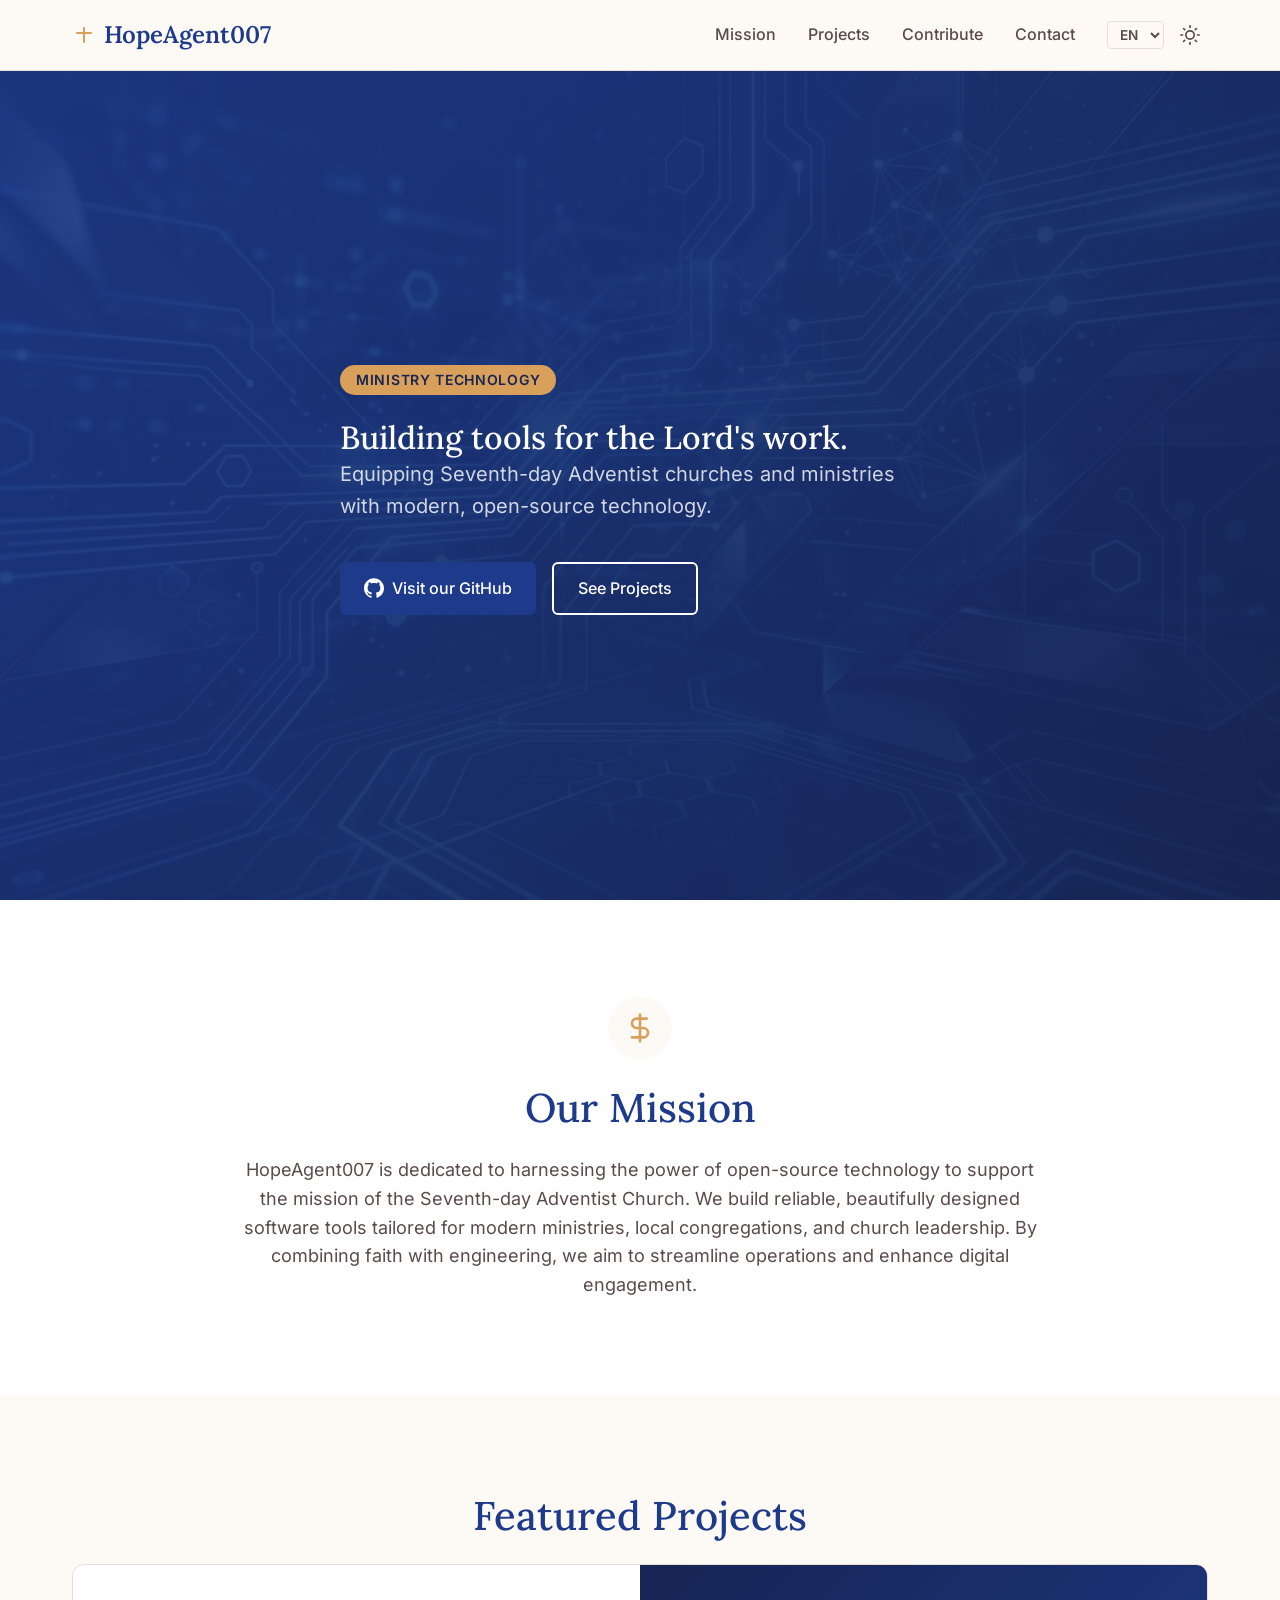
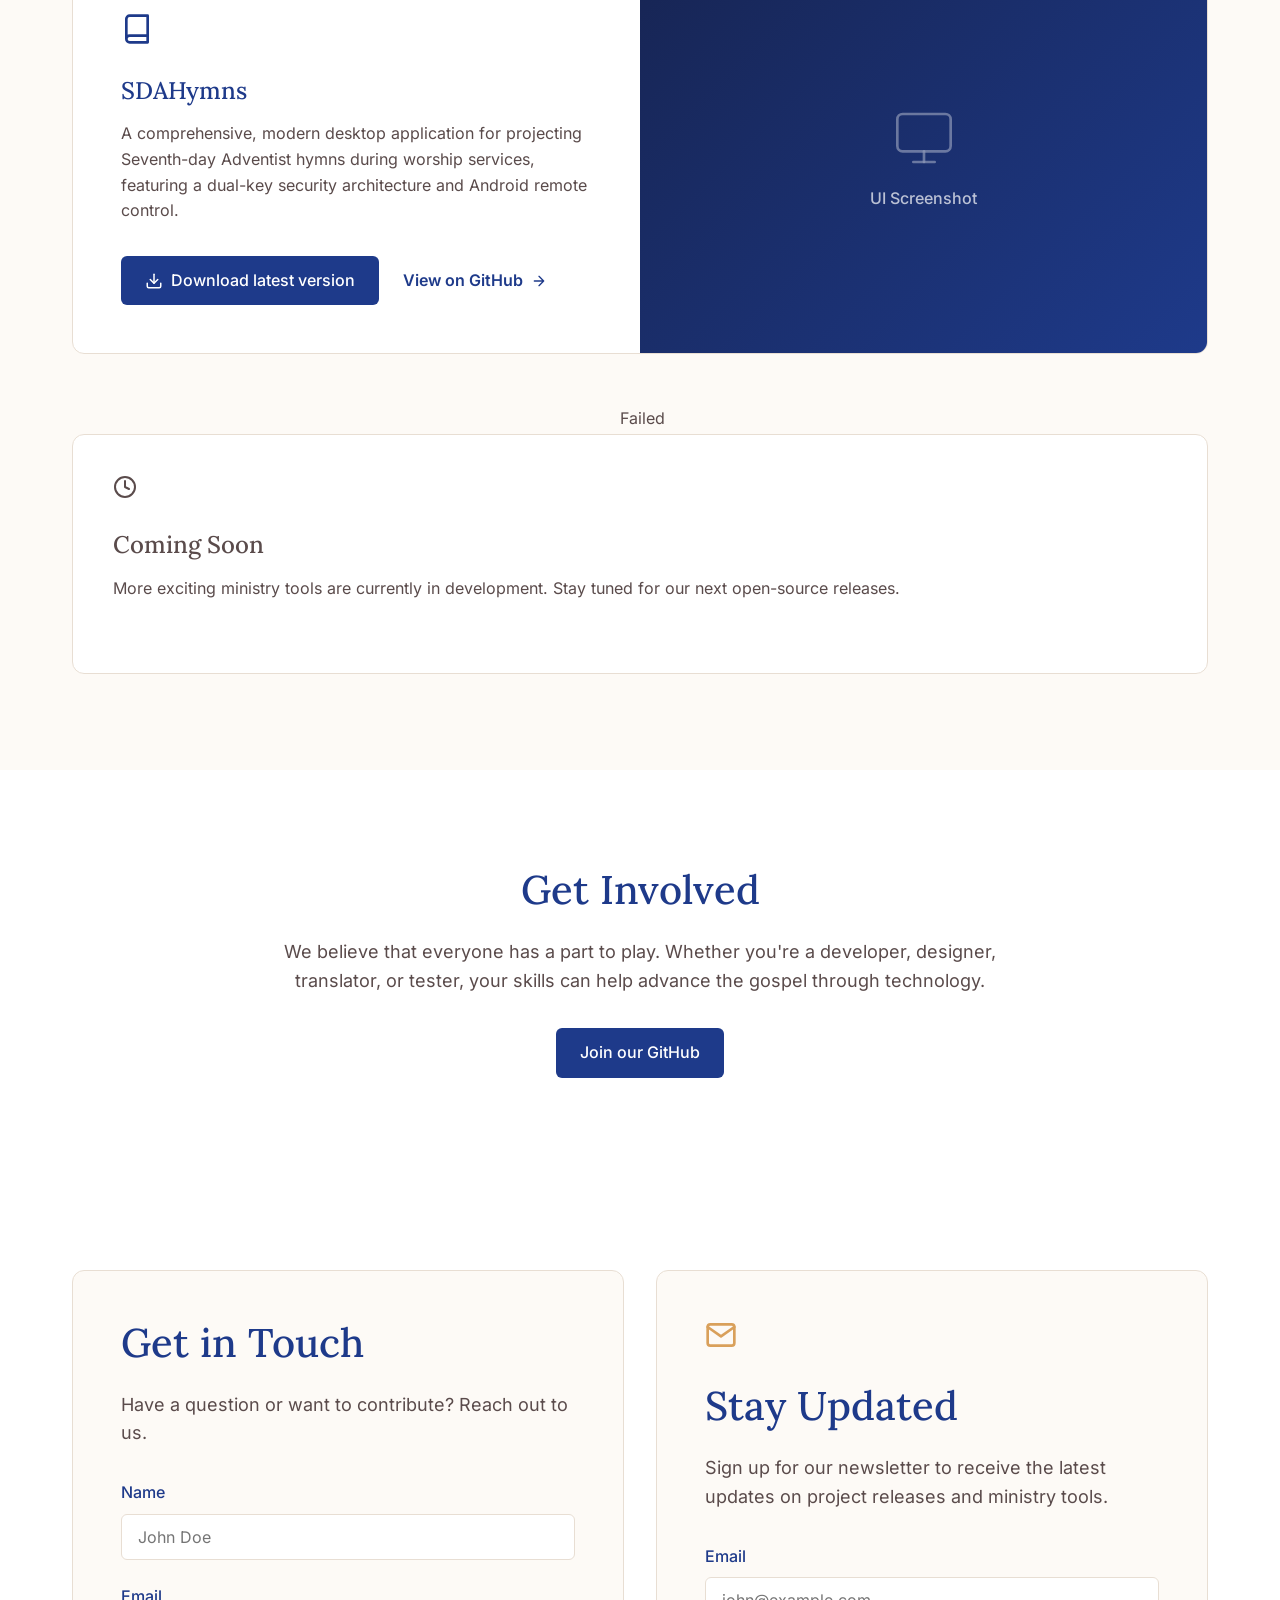
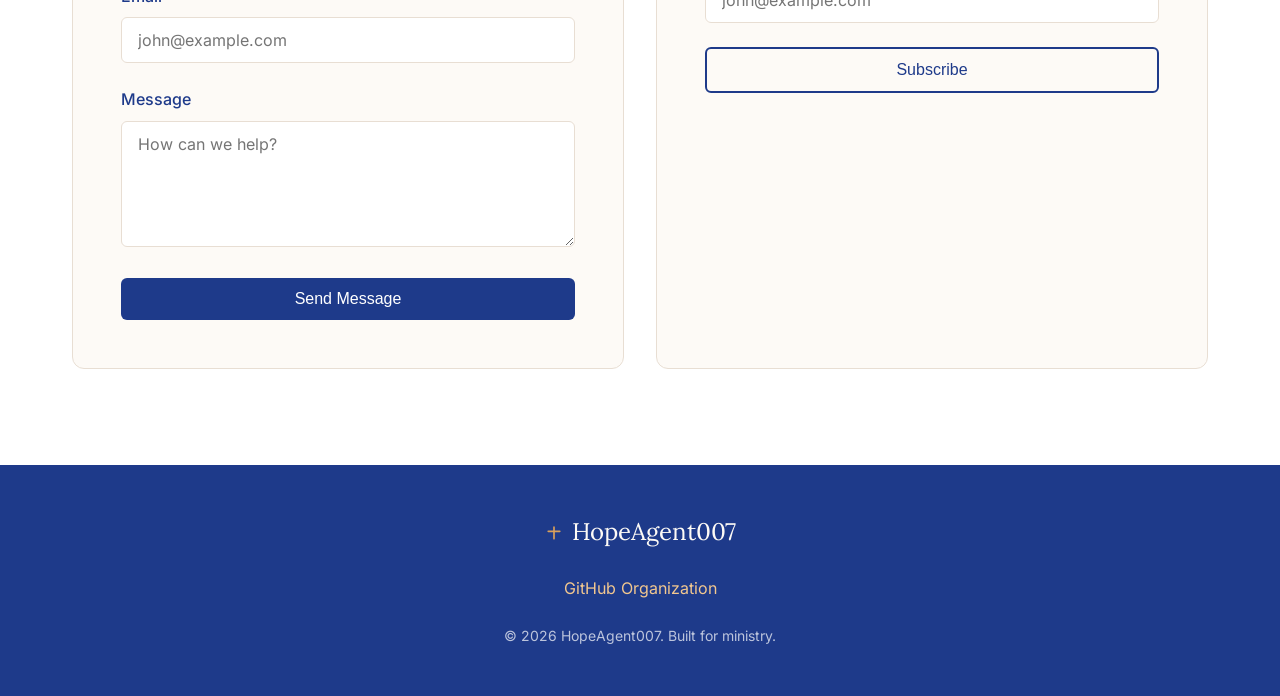
<file: index.html>
<!DOCTYPE html>
<html lang="en">
<head>
    <meta charset="UTF-8">
    <meta name="viewport" content="width=device-width, initial-scale=1.0">
    <title data-i18n="page_title">HopeAgent007 | Building Tools for the Lord's Work</title>
    <meta name="description" content="HopeAgent007 is a GitHub organization dedicated to building technology tools for Seventh-day Adventist (SDA) church and ministry use.">
    <!-- Clean SVG Favicon -->
    <link rel="icon" href="data:image/svg+xml,<svg xmlns=%22http://www.w3.org/2000/svg%22 viewBox=%220 0 24 24%22 fill=%22none%22 stroke=%22%231e3a8a%22 stroke-width=%222%22 stroke-linecap=%22round%22 stroke-linejoin=%22round%22><path d=%22M12 5v14M5 10h14%22/></svg>">
    
    <link rel="preload" href="fonts/inter-latin-wght-normal.woff2" as="font" type="font/woff2" crossorigin>
    <link rel="preload" href="fonts/lora-latin-wght-normal.woff2" as="font" type="font/woff2" crossorigin>
    <link rel="stylesheet" href="style.css">
    <link rel="preload" as="image" href="hero-bg.webp">

    <!-- Link previews (WhatsApp, Facebook, etc.) -->
    <meta property="og:type" content="website">
    <meta property="og:title" content="HopeAgent007 | Building Tools for the Lord's Work">
    <meta property="og:description" content="Equipping Seventh-day Adventist churches and ministries with modern, open-source technology.">
    <meta name="twitter:card" content="summary">

    <!-- Apply saved or system theme before first paint to avoid a light flash -->
    <script>
        (function () {
            var theme = null;
            try { theme = localStorage.getItem('site_theme'); } catch (e) {}
            if (!theme && window.matchMedia && window.matchMedia('(prefers-color-scheme: dark)').matches) theme = 'dark';
            if (theme === 'dark') document.documentElement.setAttribute('data-theme', 'dark');
        })();
    </script>
</head>
<body>
    <nav class="navbar fade-in">
        <div class="container nav-container">
            <a href="#" class="logo">
                <svg width="24" height="24" viewBox="0 0 24 24" fill="none" stroke="currentColor" stroke-width="2" stroke-linecap="round" stroke-linejoin="round" class="logo-icon"><path d="M12 5v14M5 10h14"/></svg>
                HopeAgent007
            </a>
            
            <div class="nav-controls-wrapper">
                <ul class="nav-links" id="nav-links">
                    <li><a href="#about" data-i18n="nav_mission">Mission</a></li>
                    <li><a href="#projects" data-i18n="nav_projects">Projects</a></li>
                    <li><a href="#contribute" data-i18n="nav_contribute">Contribute</a></li>
                    <li><a href="#contact" data-i18n="nav_contact">Contact</a></li>
                </ul>
                
                <div class="nav-actions">
                    <select id="lang-select" class="lang-dropdown" aria-label="Select Language">
                        <option value="en">EN</option>
                        <option value="es">ES</option>
                        <option value="ro">RO</option>
                        <option value="pt">PT</option>
                        <option value="fr">FR</option>
                    </select>
                    <button id="theme-toggle" class="icon-btn" aria-label="Toggle Theme" title="Toggle Dark Mode">
                        <svg class="sun-icon" width="20" height="20" viewBox="0 0 24 24" fill="none" stroke="currentColor" stroke-width="2" stroke-linecap="round" stroke-linejoin="round"><circle cx="12" cy="12" r="5"/><line x1="12" y1="1" x2="12" y2="3"/><line x1="12" y1="21" x2="12" y2="23"/><line x1="4.22" y1="4.22" x2="5.64" y2="5.64"/><line x1="18.36" y1="18.36" x2="19.78" y2="19.78"/><line x1="1" y1="12" x2="3" y2="12"/><line x1="21" y1="12" x2="23" y2="12"/><line x1="4.22" y1="19.78" x2="5.64" y2="18.36"/><line x1="18.36" y1="5.64" x2="19.78" y2="4.22"/></svg>
                        <svg class="moon-icon" width="20" height="20" viewBox="0 0 24 24" fill="none" stroke="currentColor" stroke-width="2" stroke-linecap="round" stroke-linejoin="round" style="display: none;"><path d="M21 12.79A9 9 0 1 1 11.21 3 7 7 0 0 0 21 12.79z"/></svg>
                    </button>
                    <button id="menu-toggle" class="icon-btn menu-toggle" aria-label="Open menu" aria-expanded="false" aria-controls="nav-links">
                        <svg width="22" height="22" viewBox="0 0 24 24" fill="none" stroke="currentColor" stroke-width="2" stroke-linecap="round" stroke-linejoin="round"><line x1="3" y1="6" x2="21" y2="6"/><line x1="3" y1="12" x2="21" y2="12"/><line x1="3" y1="18" x2="21" y2="18"/></svg>
                    </button>
                </div>
            </div>
        </div>
    </nav>

    <header class="hero fade-in delay-1">
        <div class="hero-overlay"></div>
        <div class="container hero-content">
            <div class="hero-badge" data-i18n="hero_badge">Ministry Technology</div>
            <h1 class="hero-title" data-i18n="hero_title">Building tools for the Lord's work.</h1>
            <p class="hero-subtitle" data-i18n="hero_subtitle">Equipping Seventh-day Adventist churches and ministries with modern, open-source technology.</p>
            <div class="hero-cta">
                <a href="https://github.com/HopeAgent007" target="_blank" rel="noopener noreferrer" class="btn btn-primary">
                    <svg width="20" height="20" viewBox="0 0 24 24" fill="currentColor" stroke="none" class="btn-icon"><path d="M12 .297c-6.63 0-12 5.373-12 12 0 5.303 3.438 9.8 8.205 11.385.6.113.82-.258.82-.577 0-.285-.01-1.04-.015-2.04-3.338.724-4.042-1.61-4.042-1.61C4.422 18.07 3.633 17.7 3.633 17.7c-1.087-.744.084-.729.084-.729 1.205.084 1.838 1.236 1.838 1.236 1.07 1.835 2.809 1.305 3.495.998.108-.776.417-1.305.76-1.605-2.665-.3-5.466-1.332-5.466-5.93 0-1.31.465-2.38 1.235-3.22-.135-.303-.54-1.523.105-3.176 0 0 1.005-.322 3.3 1.23.96-.267 1.98-.399 3-.405 1.02.006 2.04.138 3 .405 2.28-1.552 3.285-1.23 3.285-1.23.645 1.653.24 2.873.12 3.176.765.84 1.23 1.91 1.23 3.22 0 4.61-2.805 5.625-5.475 5.92.42.36.81 1.096.81 2.22 0 1.606-.015 2.896-.015 3.286 0 .315.21.69.825.57C20.565 22.092 24 17.592 24 12.297c0-6.627-5.373-12-12-12"/></svg>
                    <span data-i18n="hero_btn_primary">Visit our GitHub</span>
                </a>
                <a href="#projects" class="btn btn-secondary" style="color:#ffffff; border-color:#ffffff;" data-i18n="hero_btn_secondary">See Projects</a>
            </div>
        </div>
    </header>

    <section id="about" class="about">
        <div class="container about-container scroll-fade">
            <div class="about-icon">
                <svg width="32" height="32" viewBox="0 0 24 24" fill="none" stroke="currentColor" stroke-width="2" stroke-linecap="round" stroke-linejoin="round"><path d="M12 2v20M17 5H9.5a3.5 3.5 0 0 0 0 7h5a3.5 3.5 0 0 1 0 7H6"/></svg>
            </div>
            <h2 class="section-title" data-i18n="mission_title">Our Mission</h2>
            <p class="section-text" data-i18n="mission_text">
                HopeAgent007 is dedicated to harnessing the power of open-source technology to support the mission of the Seventh-day Adventist Church. We build reliable, beautifully designed software tools tailored for modern ministries, local congregations, and church leadership. By combining faith with engineering, we aim to streamline operations and enhance digital engagement.
            </p>
        </div>
    </section>

    <section id="projects" class="projects">
        <div class="container scroll-fade">
            <h2 class="section-title text-center" data-i18n="projects_title">Featured Projects</h2>
            
            <!-- Hybrid Approach: Static Featured App first -->
            <div class="featured-app">
                <div class="featured-app-content">
                    <div class="project-icon">
                        <svg width="32" height="32" viewBox="0 0 24 24" fill="none" stroke="currentColor" stroke-width="2" stroke-linecap="round" stroke-linejoin="round"><path d="M4 19.5v-15A2.5 2.5 0 0 1 6.5 2H20v20H6.5a2.5 2.5 0 0 1 0-5H20"/></svg>
                    </div>
                    <h3 class="project-title">SDAHymns</h3>
                    <p class="project-desc" data-i18n="sdahymns_desc">
                        A comprehensive, modern desktop application for projecting Seventh-day Adventist hymns during worship services, featuring a dual-key security architecture and Android remote control.
                    </p>
                    <div class="featured-actions">
                        <a href="https://github.com/HopeAgent007/SDAHymns/releases/latest" target="_blank" rel="noopener noreferrer" class="btn btn-primary">
                            <svg width="18" height="18" viewBox="0 0 24 24" fill="none" stroke="currentColor" stroke-width="2" stroke-linecap="round" stroke-linejoin="round" class="btn-icon" aria-hidden="true"><path d="M21 15v4a2 2 0 0 1-2 2H5a2 2 0 0 1-2-2v-4"/><polyline points="7 10 12 15 17 10"/><line x1="12" y1="15" x2="12" y2="3"/></svg>
                            <span data-i18n="download_btn">Download latest version</span>
                        </a>
                        <a href="https://github.com/HopeAgent007/SDAHymns" target="_blank" rel="noopener noreferrer" class="project-link">
                            <span data-i18n="project_view_github">View on GitHub</span>
                            <svg width="16" height="16" viewBox="0 0 24 24" fill="none" stroke="currentColor" stroke-width="2" stroke-linecap="round" stroke-linejoin="round"><path d="M5 12h14M12 5l7 7-7 7"/></svg>
                        </a>
                    </div>
                </div>
                <div class="featured-app-visual">
                    <!-- Placeholder for screenshot, could be replaced with actual image tag later -->
                    <div class="mockup-placeholder">
                        <svg width="64" height="64" viewBox="0 0 24 24" fill="none" stroke="currentColor" stroke-width="1" stroke-linecap="round" stroke-linejoin="round" style="opacity: 0.5;"><rect x="2" y="3" width="20" height="14" rx="2" ry="2"/><line x1="8" y1="21" x2="16" y2="21"/><line x1="12" y1="17" x2="12" y2="21"/></svg>
                        <span data-i18n="ui_screenshot_placeholder">UI Screenshot</span>
                    </div>
                </div>
            </div>

            <!-- Dynamic GitHub Projects injected here -->
            <div id="projects-container" class="projects-grid">
                <!-- Loader -->
                <div id="projects-loader" class="loader"></div>
            </div>
            
            <!-- Static Coming Soon Card -->
            <div class="projects-grid" style="margin-top: 2rem;">
                <div class="project-card coming-soon-card">
                    <div class="project-icon" style="color: var(--clr-text-light);">
                        <svg width="24" height="24" viewBox="0 0 24 24" fill="none" stroke="currentColor" stroke-width="2" stroke-linecap="round" stroke-linejoin="round"><circle cx="12" cy="12" r="10"/><polyline points="12 6 12 12 16 14"/></svg>
                    </div>
                    <h3 class="project-title" data-i18n="coming_soon_title" style="color: var(--clr-text-light);">Coming Soon</h3>
                    <p class="project-desc" data-i18n="coming_soon_desc">More exciting ministry tools are currently in development. Stay tuned for our next open-source releases.</p>
                </div>
            </div>
            
        </div>
    </section>

    <!-- Contribution Section -->
    <section id="contribute" class="contribute">
        <div class="container contribute-container scroll-fade">
            <h2 class="section-title text-center" data-i18n="contribute_title">Get Involved</h2>
            <p class="section-text text-center" data-i18n="contribute_desc">
                We believe that everyone has a part to play. Whether you're a developer, designer, translator, or tester, your skills can help advance the gospel through technology. 
            </p>
            <div class="text-center" style="margin-top: 2rem;">
                <a href="https://github.com/HopeAgent007" target="_blank" rel="noopener noreferrer" class="btn btn-primary">
                    <span data-i18n="contribute_btn">Join our GitHub</span>
                </a>
            </div>
        </div>
    </section>

    <!-- Newsletter & Contact Section -->
    <section id="contact" class="contact">
        <div class="container scroll-fade">
            <div class="contact-grid">
                
                <!-- Contact Form -->
                <div class="contact-card">
                    <h2 class="section-title" data-i18n="contact_title">Get in Touch</h2>
                    <p class="section-text" style="margin-bottom: 2rem;" data-i18n="contact_subtitle">Have a question or want to contribute? Reach out to us.</p>
                    
                    <form action="https://formspree.io/f/xeennbgd" method="POST" class="contact-form">
                        <div class="form-group">
                            <label for="name" data-i18n="contact_label_name">Name</label>
                            <input type="text" id="name" name="name" required placeholder="John Doe" data-i18n-placeholder="placeholder_name">
                        </div>
                        <div class="form-group">
                            <label for="email" data-i18n="contact_label_email">Email</label>
                            <input type="email" id="email" name="email" required placeholder="john@example.com" data-i18n-placeholder="placeholder_email">
                        </div>
                        <div class="form-group">
                            <label for="message" data-i18n="contact_label_message">Message</label>
                            <textarea id="message" name="message" rows="5" required placeholder="How can we help?" data-i18n-placeholder="placeholder_message"></textarea>
                        </div>
                        <button type="submit" class="btn btn-primary btn-submit" data-i18n="contact_btn_send">Send Message</button>
                        <p class="form-status" role="status" aria-live="polite"></p>
                    </form>
                </div>
                
                <!-- Newsletter Form -->
                <div class="contact-card newsletter-card">
                    <div class="newsletter-icon">
                        <svg width="32" height="32" viewBox="0 0 24 24" fill="none" stroke="currentColor" stroke-width="2" stroke-linecap="round" stroke-linejoin="round"><path d="M4 4h16c1.1 0 2 .9 2 2v12c0 1.1-.9 2-2 2H4c-1.1 0-2-.9-2-2V6c0-1.1.9-2 2-2z"/><polyline points="22,6 12,13 2,6"/></svg>
                    </div>
                    <h2 class="section-title" data-i18n="newsletter_title">Stay Updated</h2>
                    <p class="section-text" style="margin-bottom: 2rem;" data-i18n="newsletter_desc">Sign up for our newsletter to receive the latest updates on project releases and ministry tools.</p>
                    
                    <form action="https://formspree.io/f/xeennbgd" method="POST" class="contact-form">
                        <input type="hidden" name="subject" value="Newsletter Subscription">
                        <div class="form-group">
                            <label for="newsletter-email" data-i18n="contact_label_email">Email</label>
                            <input type="email" id="newsletter-email" name="email" required placeholder="john@example.com" data-i18n-placeholder="placeholder_email">
                        </div>
                        <button type="submit" class="btn btn-secondary btn-submit" data-i18n="newsletter_btn">Subscribe</button>
                        <p class="form-status" role="status" aria-live="polite"></p>
                    </form>
                </div>

            </div>
        </div>
    </section>

    <footer class="footer">
        <div class="container footer-container">
            <div class="footer-brand">
                <svg width="20" height="20" viewBox="0 0 24 24" fill="none" stroke="currentColor" stroke-width="2" stroke-linecap="round" stroke-linejoin="round"><path d="M12 5v14M5 10h14"/></svg>
                <span>HopeAgent007</span>
            </div>
            <div class="footer-links">
                <a href="https://github.com/HopeAgent007" target="_blank" rel="noopener noreferrer" data-i18n="footer_link">GitHub Organization</a>
            </div>
            <p class="copyright" data-i18n="footer_copy">&copy; 2026 HopeAgent007. Built for ministry.</p>
        </div>
    </footer>

    <script src="script.js"></script>
</body>
</html>
</file>
<file: style.css>
/* --- Self-hosted Fonts (variable, OFL-1.1; see fonts/LICENSE-*.txt) --- */
/* latin-ext covers Romanian ă â î ș ț and Spanish accents beyond Latin-1 */
@font-face {
    font-family: 'Inter';
    font-style: normal;
    font-display: swap;
    font-weight: 100 900;
    src: url('fonts/inter-latin-ext-wght-normal.woff2') format('woff2-variations');
    unicode-range: U+0100-02BA, U+02BD-02C5, U+02C7-02CC, U+02CE-02D7, U+02DD-02FF, U+0304, U+0308, U+0329, U+1D00-1DBF, U+1E00-1E9F, U+1EF2-1EFF, U+2020, U+20A0-20AB, U+20AD-20C0, U+2113, U+2C60-2C7F, U+A720-A7FF;
}
@font-face {
    font-family: 'Inter';
    font-style: normal;
    font-display: swap;
    font-weight: 100 900;
    src: url('fonts/inter-latin-wght-normal.woff2') format('woff2-variations');
    unicode-range: U+0000-00FF, U+0131, U+0152-0153, U+02BB-02BC, U+02C6, U+02DA, U+02DC, U+0304, U+0308, U+0329, U+2000-206F, U+20AC, U+2122, U+2191, U+2193, U+2212, U+2215, U+FEFF, U+FFFD;
}
@font-face {
    font-family: 'Lora';
    font-style: normal;
    font-display: swap;
    font-weight: 400 700;
    src: url('fonts/lora-latin-ext-wght-normal.woff2') format('woff2-variations');
    unicode-range: U+0100-02BA, U+02BD-02C5, U+02C7-02CC, U+02CE-02D7, U+02DD-02FF, U+0304, U+0308, U+0329, U+1D00-1DBF, U+1E00-1E9F, U+1EF2-1EFF, U+2020, U+20A0-20AB, U+20AD-20C0, U+2113, U+2C60-2C7F, U+A720-A7FF;
}
@font-face {
    font-family: 'Lora';
    font-style: normal;
    font-display: swap;
    font-weight: 400 700;
    src: url('fonts/lora-latin-wght-normal.woff2') format('woff2-variations');
    unicode-range: U+0000-00FF, U+0131, U+0152-0153, U+02BB-02BC, U+02C6, U+02DA, U+02DC, U+0304, U+0308, U+0329, U+2000-206F, U+20AC, U+2122, U+2191, U+2193, U+2212, U+2215, U+FEFF, U+FFFD;
}

:root {
    /* Color Palette - Light Mode (Default) */
    --clr-bg: #fdfaf6; /* Cream */
    --clr-bg-alt: #ffffff; /* White */
    --clr-blue: #1e3a8a; /* Deep Royal Blue */
    --clr-blue-dark: #172554; /* Darker Navy */
    --clr-gold: #d9a05b;
    --clr-gold-light: #f2c78f;
    --clr-text: #2d2020;
    --clr-text-light: #5a4b4b;
    --clr-border: #e8ded3;

    /* Typography */
    --font-heading: 'Lora', serif;
    --font-body: 'Inter', sans-serif;

    /* Spacing & Layout */
    --container-max-width: 1200px;
    --transition-speed: 0.3s;
}

/* Dark Mode Variables */
[data-theme="dark"] {
    --clr-bg: #1a1515; /* Dark charcoal/brown */
    --clr-bg-alt: #241d1d; /* Slightly lighter for cards */
    --clr-blue: #3b82f6; /* Brighter Blue for contrast */
    --clr-blue-dark: #2563eb; /* Darker Blue */
    --clr-gold: #e6b87a;
    --clr-gold-light: #4a3822; /* Darker gold-ish for badges */
    --clr-text: #f0eaea;
    --clr-text-light: #b3a6a6;
    --clr-border: #3d3131;
}

* {
    margin: 0;
    padding: 0;
    box-sizing: border-box;
}

body {
    font-family: var(--font-body);
    background-color: var(--clr-bg);
    color: var(--clr-text);
    line-height: 1.6;
    -webkit-font-smoothing: antialiased;
    transition: background-color var(--transition-speed), color var(--transition-speed);
}

h1, h2, h3, h4 {
    font-family: var(--font-heading);
    font-weight: 500;
    line-height: 1.2;
    color: var(--clr-blue);
    transition: color var(--transition-speed);
}

a {
    text-decoration: none;
    color: inherit;
    transition: color var(--transition-speed);
}

.container {
    max-width: var(--container-max-width);
    margin: 0 auto;
    padding: 0 2rem;
}

.text-center {
    text-align: center;
}

/* --- Navigation --- */
.navbar {
    position: fixed;
    top: 0;
    left: 0;
    width: 100%;
    background-color: var(--clr-bg);
    border-bottom: 1px solid var(--clr-border);
    z-index: 1000;
    padding: 1rem 0;
    transition: background-color var(--transition-speed), border-color var(--transition-speed);
}

.nav-container {
    display: flex;
    justify-content: space-between;
    align-items: center;
    gap: 1rem;
}

.logo {
    display: flex;
    align-items: center;
    gap: 0.5rem;
    font-family: var(--font-heading);
    font-size: 1.5rem;
    font-weight: 600;
    color: var(--clr-blue);
}

.logo-icon {
    color: var(--clr-gold);
}

.nav-controls-wrapper {
    display: flex;
    align-items: center;
    gap: 2rem;
}

.nav-links {
    display: flex;
    list-style: none;
    gap: 2rem;
}

.nav-links a {
    font-weight: 500;
    color: var(--clr-text-light);
}

.nav-links a:hover {
    color: var(--clr-blue);
}

/* Nav Actions & Language Select */
.nav-actions {
    display: flex;
    align-items: center;
    gap: 0.5rem;
}

.lang-dropdown {
    background-color: transparent;
    color: var(--clr-text-light);
    border: 1px solid var(--clr-border);
    padding: 0.25rem 0.5rem;
    border-radius: 4px;
    font-family: var(--font-body);
    font-weight: 600;
    font-size: 0.85rem;
    cursor: pointer;
    outline: none;
    transition: all 0.2s;
}

.lang-dropdown:hover {
    border-color: var(--clr-blue);
    color: var(--clr-blue);
}

.lang-dropdown option {
    background-color: var(--clr-bg-alt);
    color: var(--clr-text);
}

.icon-btn {
    background: transparent;
    border: none;
    color: var(--clr-text-light);
    cursor: pointer;
    width: 36px;
    height: 36px;
    display: flex;
    align-items: center;
    justify-content: center;
    border-radius: 50%;
    transition: all 0.2s;
}

.icon-btn:hover {
    background-color: var(--clr-bg-alt);
    color: var(--clr-blue);
}

/* --- Hero Section --- */
.hero {
    position: relative;
    min-height: 100vh;
    display: flex;
    align-items: center;
    background-image: url('hero-bg.webp');
    background-size: cover;
    background-position: center;
    padding-top: 5rem;
}

.hero-overlay {
    position: absolute;
    top: 0;
    left: 0;
    width: 100%;
    height: 100%;
    background: linear-gradient(135deg, rgba(30, 58, 138, 0.9) 0%, rgba(23, 37, 84, 0.95) 100%);
    z-index: 1;
}

[data-theme="dark"] .hero-overlay {
    background: linear-gradient(135deg, rgba(26, 21, 21, 0.95) 0%, rgba(36, 29, 29, 0.98) 100%);
}

.hero-content {
    position: relative;
    z-index: 2;
    max-width: 800px;
    color: #ffffff; /* Always light text over dark overlay */
}

.hero-content h1 {
    color: #ffffff;
}

.hero-badge {
    display: inline-block;
    padding: 0.25rem 1rem;
    background-color: var(--clr-gold);
    color: #172554;
    font-size: 0.875rem;
    font-weight: 600;
    border-radius: 50px;
    margin-bottom: 1.5rem;
    text-transform: uppercase;
    letter-spacing: 0.05em;
}

.hero-subtitle {
    font-size: clamp(1.125rem, 2vw, 1.25rem);
    color: rgba(255, 255, 255, 0.8);
    margin-bottom: 2.5rem;
    max-width: 600px;
}

.hero-cta {
    display: flex;
    gap: 1rem;
    flex-wrap: wrap;
}

/* --- Buttons --- */
.btn {
    display: inline-flex;
    align-items: center;
    gap: 0.5rem;
    padding: 0.75rem 1.5rem;
    border-radius: 6px;
    font-weight: 500;
    cursor: pointer;
    transition: all var(--transition-speed);
    border: none;
    font-size: 1rem;
}

.btn-primary {
    background-color: var(--clr-blue);
    color: #ffffff;
}

.btn-primary:hover {
    background-color: var(--clr-blue-dark);
    transform: translateY(-2px);
    box-shadow: 0 4px 12px rgba(30, 58, 138, 0.3);
}

.btn-secondary {
    background-color: transparent;
    color: var(--clr-blue);
    border: 2px solid var(--clr-blue);
}

.btn-secondary:hover {
    background-color: var(--clr-blue);
    color: #ffffff;
}

/* --- General Sections --- */
section {
    padding: 6rem 0;
}

.section-title {
    font-size: 2.5rem;
    margin-bottom: 1.5rem;
}

.section-text {
    font-size: 1.125rem;
    color: var(--clr-text-light);
    max-width: 800px;
    margin: 0 auto;
}

/* --- About & Contribute Sections --- */
.about, .contribute {
    background-color: var(--clr-bg-alt);
    text-align: center;
    transition: background-color var(--transition-speed);
}

.about-icon {
    display: inline-flex;
    justify-content: center;
    align-items: center;
    width: 64px;
    height: 64px;
    border-radius: 50%;
    background-color: var(--clr-bg);
    color: var(--clr-gold);
    margin-bottom: 1.5rem;
}

/* --- Projects Section --- */
.projects {
    background-color: var(--clr-bg);
    min-height: 400px;
}

/* Featured App (Static Hybrid) */
.featured-app {
    display: flex;
    flex-wrap: wrap;
    background-color: var(--clr-bg-alt);
    border-radius: 12px;
    border: 1px solid var(--clr-border);
    overflow: hidden;
    margin-bottom: 3rem;
    transition: border-color var(--transition-speed), background-color var(--transition-speed);
}

.featured-app-content {
    flex: 1 1 400px;
    padding: 3rem;
    display: flex;
    flex-direction: column;
    justify-content: center;
}

.featured-app-visual {
    flex: 1 1 400px;
    background: linear-gradient(135deg, var(--clr-blue-dark) 0%, var(--clr-blue) 100%);
    display: flex;
    align-items: center;
    justify-content: center;
    min-height: 300px;
}

.mockup-placeholder {
    display: flex;
    flex-direction: column;
    align-items: center;
    color: rgba(255, 255, 255, 0.7);
    gap: 1rem;
    font-weight: 500;
}

/* Projects Grid */
.projects-grid {
    display: grid;
    grid-template-columns: repeat(auto-fit, minmax(300px, 1fr));
    gap: 2rem;
    position: relative;
}

/* Loader */
.loader {
    width: 48px;
    height: 48px;
    border: 4px solid var(--clr-border);
    border-bottom-color: var(--clr-blue);
    border-radius: 50%;
    display: inline-block;
    box-sizing: border-box;
    animation: rotation 1s linear infinite;
    position: absolute;
    left: 50%;
    margin-left: -24px;
}

@keyframes rotation {
    0% { transform: rotate(0deg); }
    100% { transform: rotate(360deg); }
}

.project-card {
    background-color: var(--clr-bg-alt);
    padding: 2.5rem;
    border-radius: 12px;
    border: 1px solid var(--clr-border);
    transition: transform var(--transition-speed), box-shadow var(--transition-speed), border-color var(--transition-speed), background-color var(--transition-speed);
    display: flex;
    flex-direction: column;
}

.project-card:not(.coming-soon-card):hover {
    transform: translateY(-5px);
    box-shadow: 0 10px 25px rgba(0, 0, 0, 0.1);
    border-color: var(--clr-gold);
}

.project-icon {
    color: var(--clr-blue);
    margin-bottom: 1.5rem;
}

.project-title {
    font-size: 1.5rem;
    margin-bottom: 1rem;
}

.project-desc {
    color: var(--clr-text-light);
    margin-bottom: 2rem;
    flex-grow: 1;
}

.project-link {
    display: inline-flex;
    align-items: center;
    gap: 0.5rem;
    color: var(--clr-blue);
    font-weight: 600;
}

.project-link:hover {
    color: var(--clr-gold);
}

/* --- Contact & Newsletter Section --- */
.contact {
    background-color: var(--clr-bg-alt);
    transition: background-color var(--transition-speed);
}

.contact-grid {
    display: grid;
    grid-template-columns: repeat(auto-fit, minmax(400px, 1fr));
    gap: 2rem;
}

.contact-card, .newsletter-card {
    background-color: var(--clr-bg);
    padding: 3rem;
    border-radius: 12px;
    border: 1px solid var(--clr-border);
    transition: background-color var(--transition-speed), border-color var(--transition-speed);
}

.newsletter-icon {
    color: var(--clr-gold);
    margin-bottom: 1.5rem;
}

.contact-form {
    width: 100%;
}

.form-group {
    margin-bottom: 1.5rem;
}

.form-group label {
    display: block;
    margin-bottom: 0.5rem;
    font-weight: 500;
    color: var(--clr-blue);
}

.form-group input,
.form-group textarea {
    width: 100%;
    padding: 0.75rem 1rem;
    border: 1px solid var(--clr-border);
    border-radius: 6px;
    font-family: inherit;
    font-size: 1rem;
    transition: border-color var(--transition-speed), background-color var(--transition-speed), color var(--transition-speed);
    background-color: var(--clr-bg-alt);
    color: var(--clr-text);
}

.form-group input:focus,
.form-group textarea:focus {
    outline: none;
    border-color: var(--clr-gold);
    box-shadow: 0 0 0 3px rgba(217, 160, 91, 0.1);
}

.btn-submit {
    width: 100%;
    justify-content: center;
}

/* --- Footer --- */
.footer {
    background-color: var(--clr-blue);
    color: var(--clr-bg);
    padding: 3rem 0;
    text-align: center;
    transition: background-color var(--transition-speed);
}

.footer-brand {
    display: flex;
    justify-content: center;
    align-items: center;
    gap: 0.5rem;
    font-family: var(--font-heading);
    font-size: 1.5rem;
    margin-bottom: 1.5rem;
}

.footer-brand svg {
    color: var(--clr-gold);
}

.footer-links {
    margin-bottom: 1.5rem;
}

.footer-links a {
    color: var(--clr-gold-light);
}

.footer-links a:hover {
    color: var(--clr-bg-alt);
    text-decoration: underline;
}

.copyright {
    color: rgba(255, 255, 255, 0.7);
    font-size: 0.875rem;
}

/* --- Animations --- */
.fade-in {
    opacity: 0;
    transform: translateY(20px);
    animation: fadeIn 0.8s ease forwards;
}

.delay-1 {
    animation-delay: 0.2s;
}

@keyframes fadeIn {
    to {
        opacity: 1;
        transform: translateY(0);
    }
}

.scroll-fade {
    opacity: 0;
    transform: translateY(30px);
    transition: opacity 0.8s ease, transform 0.8s ease;
}

.scroll-fade.is-visible {
    opacity: 1;
    transform: translateY(0);
}

/* --- Responsive --- */
.menu-toggle {
    display: none;
}

.featured-actions {
    display: flex;
    flex-wrap: wrap;
    align-items: center;
    gap: 1rem 1.5rem;
}

.form-status {
    margin-top: 1rem;
    font-size: 0.95rem;
    color: var(--clr-text-light);
}

.form-status:empty {
    display: none;
}

.form-status.is-success {
    color: var(--clr-blue);
}

[data-theme="dark"] .form-status.is-success {
    color: var(--clr-gold);
}

.form-status.is-error {
    color: #b91c1c;
}

[data-theme="dark"] .form-status.is-error {
    color: #fca5a5;
}

@media (max-width: 768px) {
    .menu-toggle {
        display: flex;
    }

    /* Mobile menu: drops down under the fixed navbar when opened */
    .nav-links {
        display: none;
        position: absolute;
        top: 100%;
        left: 0;
        right: 0;
        flex-direction: column;
        gap: 0;
        padding: 0.5rem 1.5rem 1rem;
        background-color: var(--clr-bg);
        border-bottom: 1px solid var(--clr-border);
        box-shadow: 0 8px 16px rgba(0, 0, 0, 0.08);
    }

    .nav-links.is-open {
        display: flex;
    }

    .nav-links a {
        display: block;
        padding: 0.75rem 0;
    }
    
    .hero-cta {
        flex-direction: column;
    }
    
    .contact-grid {
        grid-template-columns: 1fr;
    }
}
</file>
